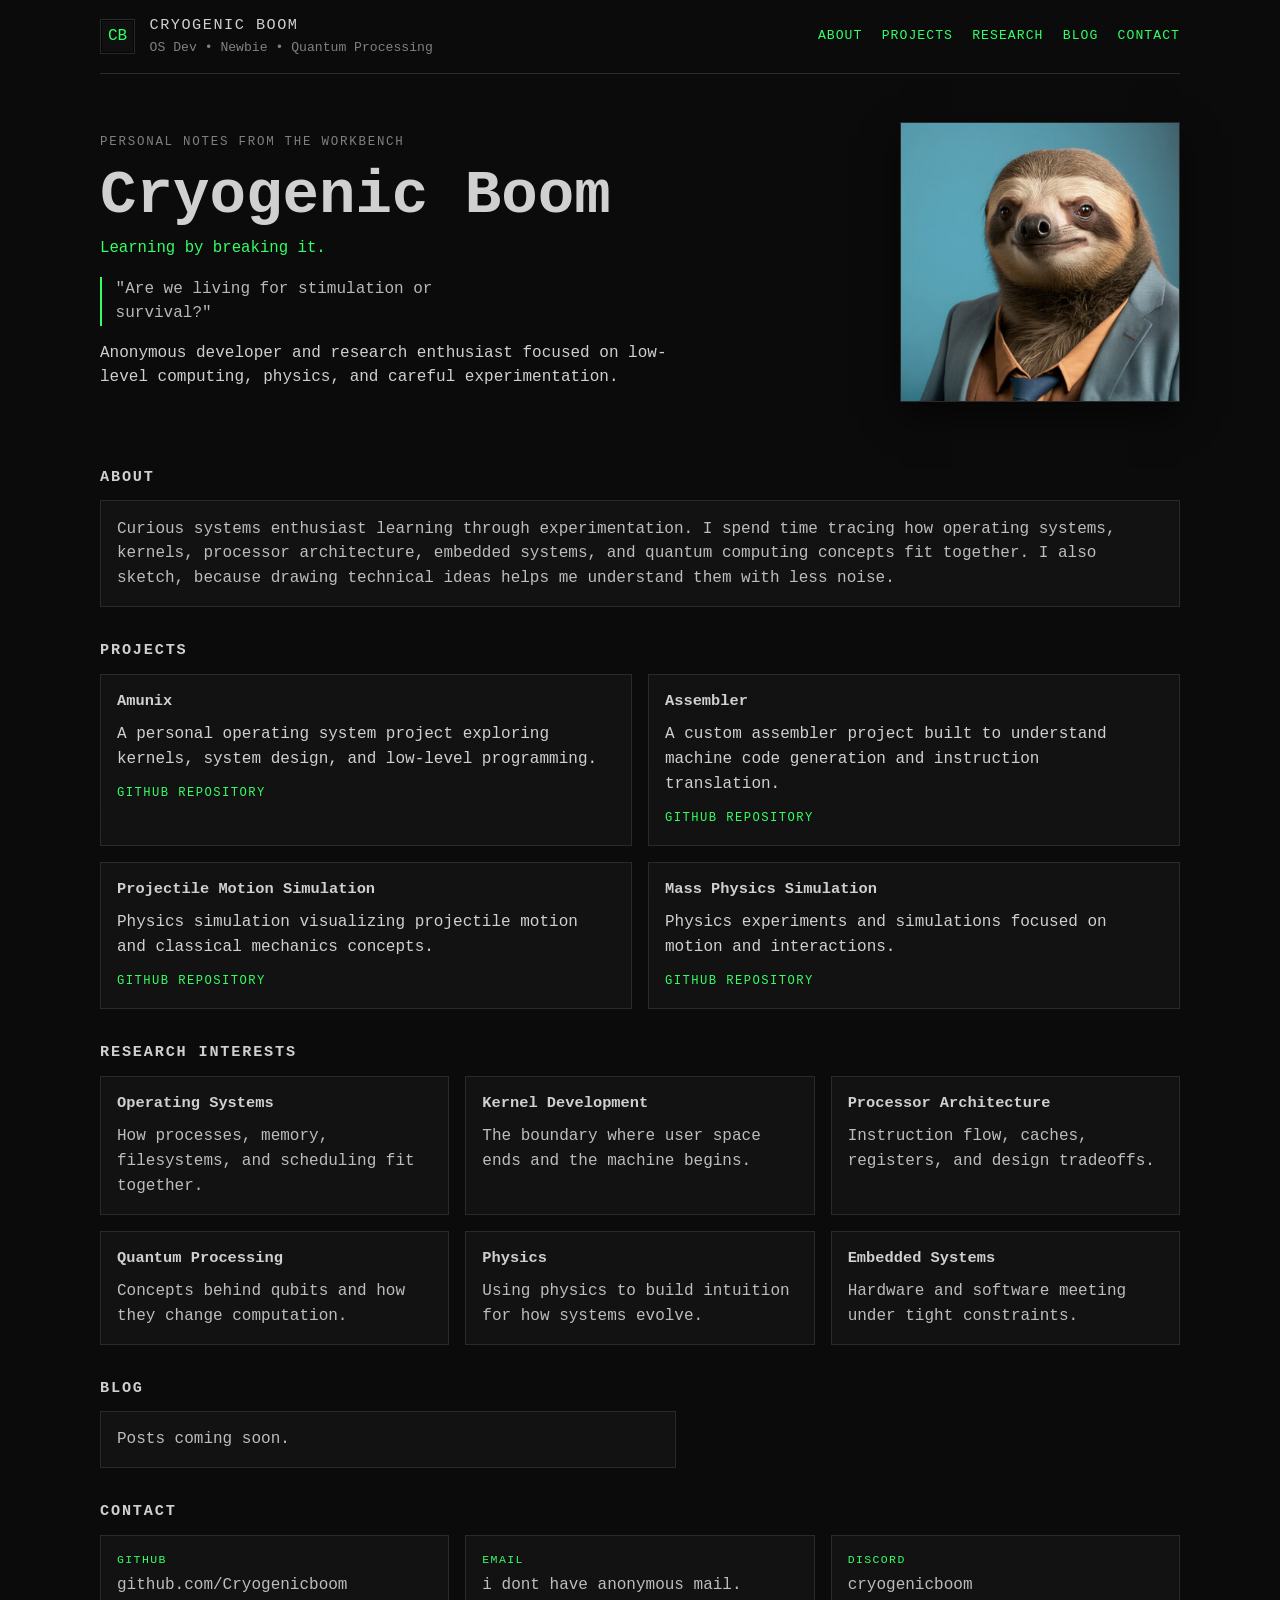
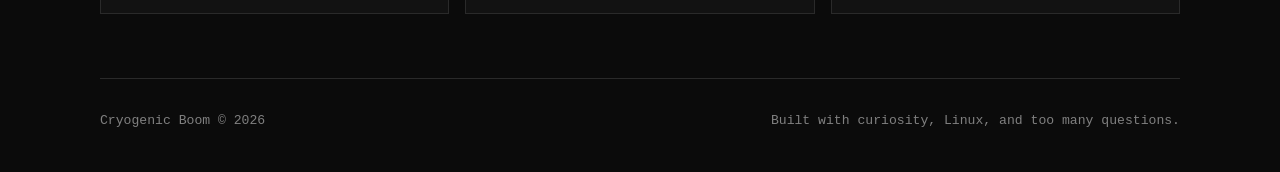
<file: index.html>
<!DOCTYPE html>
<html lang="en">
<head>
  <meta charset="UTF-8">
  <meta name="viewport" content="width=device-width, initial-scale=1.0">
  <meta name="theme-color" content="#0b0b0b">
  <meta name="description" content="Cryogenic Boom - a personal site for a systems programmer exploring operating systems, architecture, physics, and quantum computing.">
  <title>Cryogenic Boom</title>
  <link rel="stylesheet" href="style.css">
</head>
<body>
  <a class="skip-link" href="#content">Skip to content</a>

  <header class="site-header">
    <div class="site-title">
      <span class="site-mark">CB</span>
      <div>
        <p class="site-name">Cryogenic Boom</p>
        <p class="site-subtitle">OS Dev • Newbie • Quantum Processing</p>
      </div>
    </div>
    <nav class="site-nav" aria-label="Primary">
      <a href="#about">About</a>
      <a href="#projects">Projects</a>
      <a href="#research">Research</a>
      <a href="#blog">Blog</a>
      <a href="#contact">Contact</a>
    </nav>
  </header>

  <main id="content" class="page-shell">
    <section class="hero-block">
      <div class="hero-copy">
        <p class="eyebrow">Personal notes from the workbench</p>
        <h1>Cryogenic Boom</h1>
        <p class="tagline">Learning by breaking it.</p>
        <p class="quote">"Are we living for stimulation or survival?"</p>
        <p class="intro-line">Anonymous developer and research enthusiast focused on low-level computing, physics, and careful experimentation.</p>
      </div>

      <figure class="avatar-frame">
        <img src="avatar.jpg" alt="Portrait avatar for Cryogenic Boom">
      </figure>
    </section>

    <section class="content-section" id="about">
      <h2>About</h2>
      <div class="panel">
        <p>
          Curious systems enthusiast learning through experimentation. I spend time tracing how operating systems,
          kernels, processor architecture, embedded systems, and quantum computing concepts fit together. I also sketch,
          because drawing technical ideas helps me understand them with less noise.
        </p>
      </div>
    </section>

    <section class="content-section" id="projects">
      <h2>Projects</h2>
      <div class="project-grid">
        <a class="project-card" href="https://github.com/Cryogenicboom/Amunix" target="_blank" rel="noreferrer noopener">
          <h3>Amunix</h3>
          <p>A personal operating system project exploring kernels, system design, and low-level programming.</p>
          <span class="project-link">GitHub Repository</span>
        </a>

        <a class="project-card" href="https://github.com/Cryogenicboom/Assembler" target="_blank" rel="noreferrer noopener">
          <h3>Assembler</h3>
          <p>A custom assembler project built to understand machine code generation and instruction translation.</p>
          <span class="project-link">GitHub Repository</span>
        </a>

        <a class="project-card" href="https://github.com/Cryogenicboom/Projectile-Motion-Simulation" target="_blank" rel="noreferrer noopener">
          <h3>Projectile Motion Simulation</h3>
          <p>Physics simulation visualizing projectile motion and classical mechanics concepts.</p>
          <span class="project-link">GitHub Repository</span>
        </a>

        <a class="project-card" href="https://github.com/Cryogenicboom/Physics-Mass-Simulation" target="_blank" rel="noreferrer noopener">
          <h3>Mass Physics Simulation</h3>
          <p>Physics experiments and simulations focused on motion and interactions.</p>
          <span class="project-link">GitHub Repository</span>
        </a>
      </div>
    </section>

    <section class="content-section" id="research">
      <h2>Research Interests</h2>
      <div class="research-grid">
        <article class="manual-block">
          <h3>Operating Systems</h3>
          <p>How processes, memory, filesystems, and scheduling fit together.</p>
        </article>
        <article class="manual-block">
          <h3>Kernel Development</h3>
          <p>The boundary where user space ends and the machine begins.</p>
        </article>
        <article class="manual-block">
          <h3>Processor Architecture</h3>
          <p>Instruction flow, caches, registers, and design tradeoffs.</p>
        </article>
        <article class="manual-block">
          <h3>Quantum Processing</h3>
          <p>Concepts behind qubits and how they change computation.</p>
        </article>
        <article class="manual-block">
          <h3>Physics</h3>
          <p>Using physics to build intuition for how systems evolve.</p>
        </article>
        <article class="manual-block">
          <h3>Embedded Systems</h3>
          <p>Hardware and software meeting under tight constraints.</p>
        </article>
      </div>
    </section>

    <section class="content-section" id="blog">
      <h2>BLOG</h2>
      <div class="panel blog-panel">
        <p>Posts coming soon.</p>
      </div>
    </section>

    <section class="content-section" id="contact">
      <h2>Contact</h2>
      <div class="contact-grid">
        <a class="contact-card" href="https://github.com/Cryogenicboom" target="_blank" rel="noreferrer noopener">
          <span class="contact-label">GitHub</span>
          <span class="contact-value">github.com/Cryogenicboom</span>
        </a>
        <div class="contact-card">
          <span class="contact-label">Email</span>
          <span class="contact-value">i dont have anonymous mail.</span>
        </div>
        <div class="contact-card">
          <span class="contact-label">Discord</span>
          <span class="contact-value">cryogenicboom</span>
        </div>
      </div>
    </section>
  </main>

  <footer class="site-footer">
    <p id="year"></p>
    <p>Built with curiosity, Linux, and too many questions.</p>
  </footer>

  <script src="script.js" defer></script>
</body>
</html>
</file>
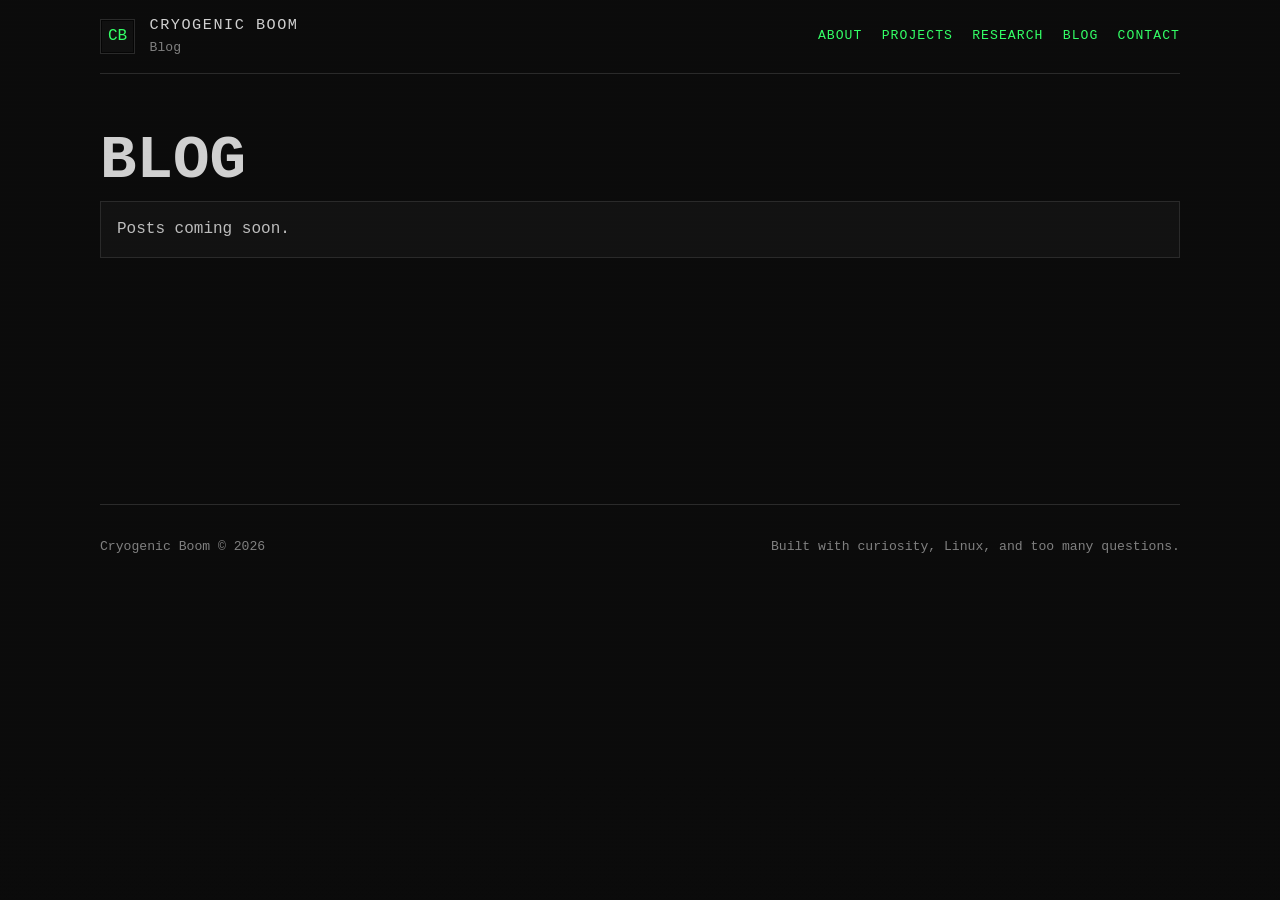
<file: blog.html>
<!DOCTYPE html>
<html lang="en">
<head>
  <meta charset="UTF-8">
  <meta name="viewport" content="width=device-width, initial-scale=1.0">
  <meta name="theme-color" content="#0b0b0b">
  <meta name="description" content="Cryogenic Boom blog landing page.">
  <title>Cryogenic Boom | Blog</title>
  <link rel="stylesheet" href="style.css">
</head>
<body>
  <a class="skip-link" href="#content">Skip to content</a>

  <header class="site-header">
    <div class="site-title">
      <span class="site-mark">CB</span>
      <div>
        <p class="site-name">Cryogenic Boom</p>
        <p class="site-subtitle">Blog</p>
      </div>
    </div>
    <nav class="site-nav" aria-label="Primary">
      <a href="index.html#about">About</a>
      <a href="index.html#projects">Projects</a>
      <a href="index.html#research">Research</a>
      <a href="blog.html">Blog</a>
      <a href="index.html#contact">Contact</a>
    </nav>
  </header>

  <main id="content" class="page-shell">
    <section class="content-section blog-only">
      <h1>BLOG</h1>
      <div class="panel">
        <p>Posts coming soon.</p>
      </div>
    </section>
  </main>

  <footer class="site-footer">
    <p id="year"></p>
    <p>Built with curiosity, Linux, and too many questions.</p>
  </footer>

  <script src="script.js" defer></script>
</body>
</html>
</file>
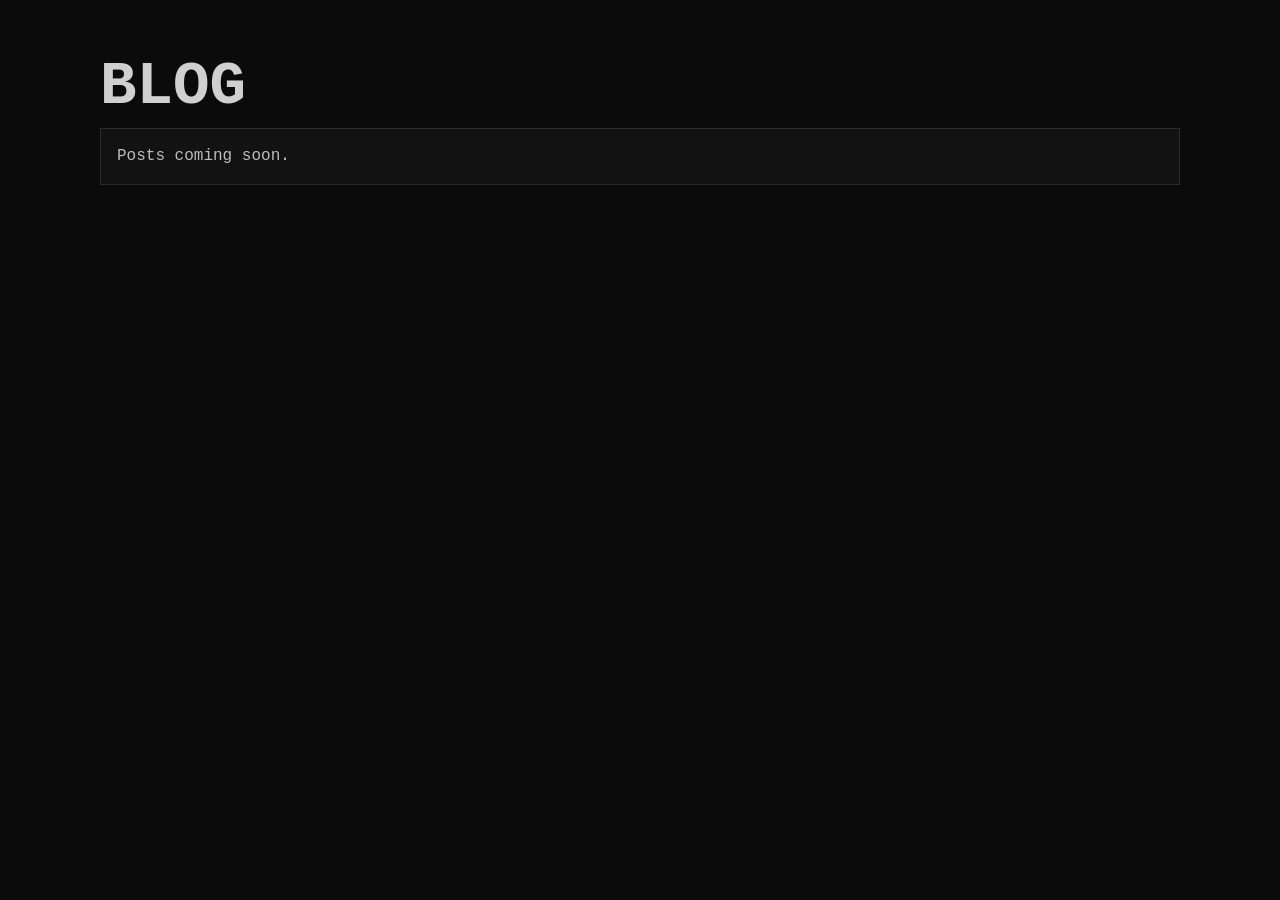
<file: post-template.html>
<!DOCTYPE html>
<html lang="en">
<head>
  <meta charset="UTF-8">
  <meta name="viewport" content="width=device-width, initial-scale=1.0">
  <meta name="theme-color" content="#0b0b0b">
  <title>Cryogenic Boom | Post Template</title>
  <link rel="stylesheet" href="style.css">
</head>
<body>
  <main class="page-shell">
    <section class="content-section">
      <h1>BLOG</h1>
      <div class="panel">
        <p>Posts coming soon.</p>
      </div>
    </section>
  </main>
</body>
</html>
</file>
<file: style.css>
:root {
  color-scheme: dark;
  --bg: #0b0b0b;
  --panel: #121212;
  --text: #d0d0d0;
  --green: #33ff66;
  --muted: #808080;
  --border: #2a2a2a;
  --shadow: rgba(0, 0, 0, 0.55);
  --mono: "IBM Plex Mono", "JetBrains Mono", "Courier New", monospace;
}

* {
  box-sizing: border-box;
}

html {
  scroll-behavior: smooth;
}

body {
  margin: 0;
  background: var(--bg);
  color: var(--text);
  font-family: var(--mono);
  line-height: 1.55;
}

body::before {
  content: "";
  position: fixed;
  inset: 0;
  pointer-events: none;
  background: linear-gradient(rgba(255, 255, 255, 0.02), rgba(255, 255, 255, 0.01));
  opacity: 0.3;
}

body::after {
  content: "";
  position: fixed;
  inset: 0;
  pointer-events: none;
  background: repeating-linear-gradient(
    to bottom,
    rgba(255, 255, 255, 0.02) 0,
    rgba(255, 255, 255, 0.02) 1px,
    transparent 2px,
    transparent 4px
  );
  opacity: 0.11;
}

a {
  color: var(--green);
  text-decoration: none;
}

a:hover,
a:focus-visible {
  color: #9dffb4;
}

img {
  display: block;
  max-width: 100%;
}

.skip-link {
  position: absolute;
  left: 1rem;
  top: -3rem;
  padding: 0.5rem 0.8rem;
  background: var(--green);
  color: #08110a;
  z-index: 10;
}

.skip-link:focus {
  top: 1rem;
}

.site-header,
.page-shell,
.site-footer {
  width: min(1080px, calc(100vw - 2rem));
  margin: 0 auto;
}

.site-header {
  display: flex;
  align-items: center;
  justify-content: space-between;
  gap: 1rem;
  padding: 0.9rem 0;
  border-bottom: 1px solid var(--border);
}

.site-title {
  display: flex;
  align-items: center;
  gap: 0.9rem;
}

.site-mark {
  width: 2.2rem;
  height: 2.2rem;
  display: grid;
  place-items: center;
  border: 1px solid var(--border);
  border-radius: 0;
  background: #101010;
  color: var(--green);
  box-shadow: 0 0 0 1px #050505 inset;
}

.site-name,
.site-subtitle,
.eyebrow,
h1,
h2,
h3,
p {
  margin: 0;
}

.site-name {
  font-size: 0.95rem;
  letter-spacing: 0.1em;
  text-transform: uppercase;
}

.site-subtitle {
  color: var(--muted);
  font-size: 0.82rem;
}

.site-nav {
  display: flex;
  flex-wrap: wrap;
  gap: 0.9rem 1.2rem;
  font-size: 0.82rem;
  text-transform: uppercase;
  letter-spacing: 0.08em;
}

.page-shell {
  padding: 1.5rem 0 4rem;
}

.hero-block {
  display: grid;
  grid-template-columns: minmax(0, 1.25fr) minmax(220px, 280px);
  gap: 1.5rem;
  align-items: center;
  padding: 1.5rem 0 2rem;
}

.eyebrow {
  color: var(--muted);
  font-size: 0.78rem;
  letter-spacing: 0.14em;
  text-transform: uppercase;
  margin-bottom: 0.75rem;
}

h1 {
  font-size: clamp(2.2rem, 5.4vw, 3.8rem);
  line-height: 1.02;
  margin-bottom: 0.6rem;
}

h2 {
  font-size: 0.95rem;
  letter-spacing: 0.12em;
  text-transform: uppercase;
  margin-bottom: 0.7rem;
}

h3 {
  font-size: 0.96rem;
  margin-bottom: 0.5rem;
}

.tagline {
  font-size: 0.98rem;
  color: var(--green);
  margin-bottom: 0.5rem;
}

.quote {
  max-width: 42ch;
  color: #b8b8b8;
  border-left: 2px solid var(--green);
  padding-left: 0.85rem;
  margin-top: 1rem;
  margin-bottom: 0.9rem;
}

.intro-line {
  max-width: 62ch;
  color: var(--text);
}

.avatar-frame {
  margin: 0;
  border: 1px solid var(--border);
  background: var(--panel);
  box-shadow: 0 14px 34px var(--shadow);
}

.avatar-frame img {
  width: 100%;
  aspect-ratio: 1 / 1;
  object-fit: cover;
}

.content-section {
  padding-top: 2rem;
}

.panel,
.project-card,
.manual-block,
.contact-card {
  background: var(--panel);
  border: 1px solid var(--border);
  box-shadow: none;
}

.panel {
  padding: 0.95rem 1rem;
}

.project-grid,
.research-grid,
.contact-grid {
  display: grid;
  gap: 1rem;
}

.project-grid {
  grid-template-columns: repeat(2, minmax(0, 1fr));
}

.project-card {
  display: block;
  padding: 0.95rem 1rem;
  color: var(--text);
  transition: background-color 120ms linear, border-color 120ms linear;
}

.project-card:hover,
.project-card:focus-visible {
  background: #171717;
  border-color: var(--green);
  color: var(--text);
}

.project-link {
  display: inline-block;
  margin-top: 0.8rem;
  color: var(--green);
  font-size: 0.76rem;
  text-transform: uppercase;
  letter-spacing: 0.12em;
}

.research-grid {
  grid-template-columns: repeat(3, minmax(0, 1fr));
}

.manual-block {
  padding: 0.95rem 1rem;
}

.manual-block p,
.panel p,
.contact-value {
  color: #bdbdbd;
}

.blog-panel {
  max-width: 36rem;
}

.contact-grid {
  grid-template-columns: repeat(3, minmax(0, 1fr));
}

.contact-card {
  display: grid;
  gap: 0.25rem;
  padding: 0.95rem 1rem;
  color: var(--text);
}

.contact-card:hover,
.contact-card:focus-visible {
  border-color: var(--green);
  color: var(--text);
}

.contact-label {
  color: var(--green);
  font-size: 0.72rem;
  text-transform: uppercase;
  letter-spacing: 0.12em;
}

.site-footer {
  padding: 2rem 0 2.5rem;
  border-top: 1px solid var(--border);
  color: var(--muted);
  display: flex;
  flex-wrap: wrap;
  justify-content: space-between;
  gap: 0.75rem 1rem;
  font-size: 0.82rem;
}

.blog-only {
  min-height: 38vh;
}

@media (max-width: 900px) {
  .hero-block,
  .project-grid,
  .research-grid,
  .contact-grid {
    grid-template-columns: 1fr;
  }

  .site-header {
    flex-direction: column;
    align-items: flex-start;
  }
}

@media (max-width: 640px) {
  .site-header,
  .page-shell,
  .site-footer {
    width: min(100vw - 1rem, 1080px);
  }

  .page-shell {
    padding-top: 1rem;
  }

  .site-nav {
    gap: 0.6rem 0.9rem;
  }
}
</file>
